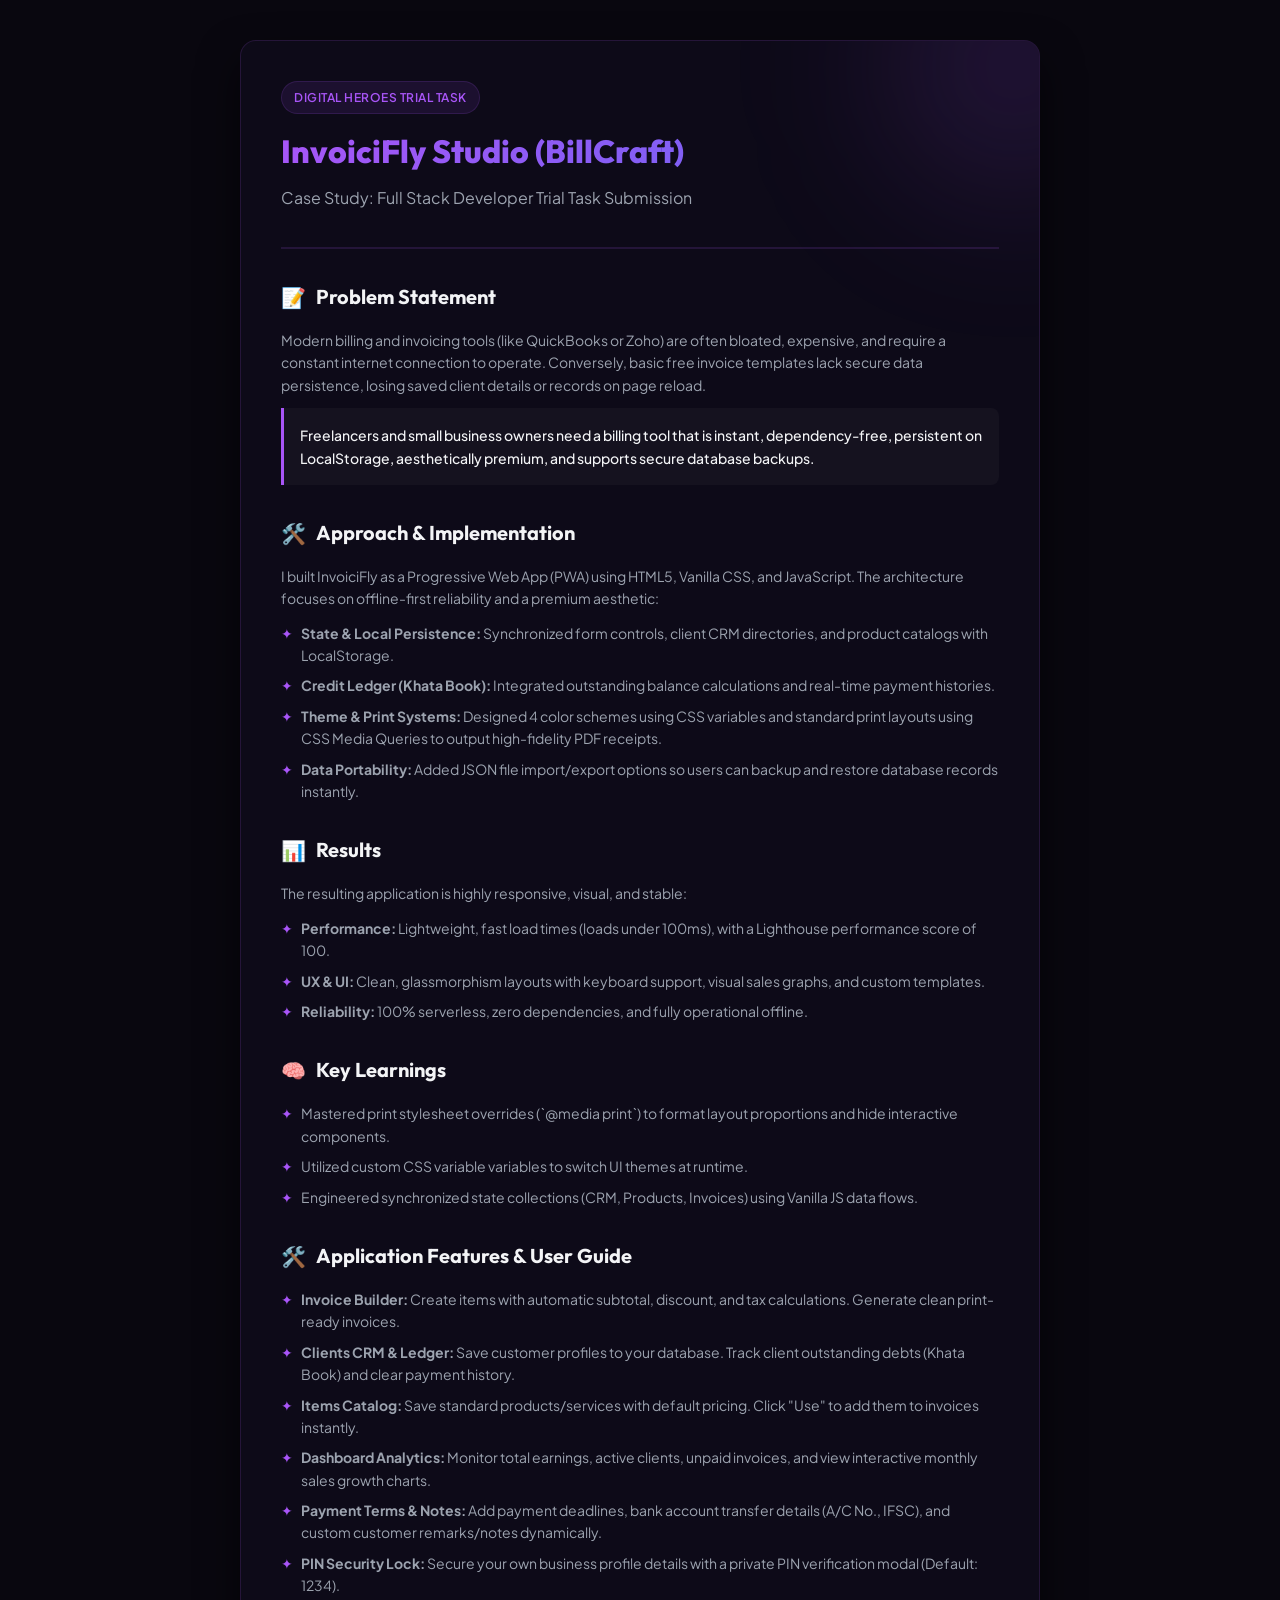
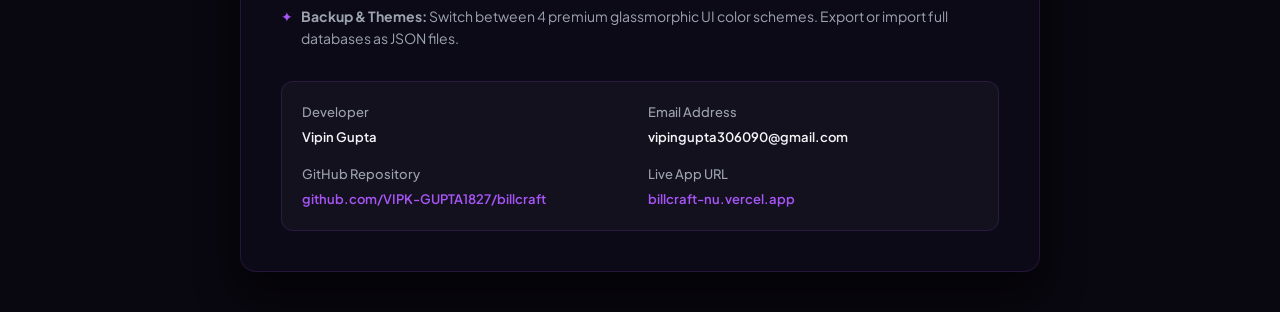
<file: case_study.html>
<!DOCTYPE html>
<html lang="en">
<head>
    <meta charset="UTF-8">
    <meta name="viewport" content="width=device-width, initial-scale=1.0">
    <title>InvoiciFly Studio (BillCraft) - Case Study</title>
    <!-- Premium Fonts -->
    <link rel="preconnect" href="https://fonts.googleapis.com">
    <link rel="preconnect" href="https://fonts.gstatic.com" crossorigin>
    <link href="https://fonts.googleapis.com/css2?family=Outfit:wght@400;600;700;800&family=Plus+Jakarta+Sans:wght@300;400;500;600;700&display=swap" rel="stylesheet">
    
    <style>
        :root {
            --color-primary: #a855f7;
            --color-primary-grad: linear-gradient(135deg, #a855f7 0%, #6366f1 100%);
            --bg-dark: #09070f;
            --card-bg: rgba(255, 255, 255, 0.03);
            --border-color: rgba(168, 85, 247, 0.15);
            --text-main: #f3f4f6;
            --text-muted: #9ca3af;
        }

        * {
            box-sizing: border-box;
            margin: 0;
            padding: 0;
        }

        body {
            font-family: 'Plus Jakarta Sans', system-ui, sans-serif;
            background-color: var(--bg-dark);
            color: var(--text-main);
            line-height: 1.6;
            padding: 40px 20px;
        }

        .container {
            max-width: 800px;
            margin: 0 auto;
            background: rgba(18, 14, 30, 0.6);
            border: 1px solid var(--border-color);
            border-radius: 16px;
            padding: 40px;
            box-shadow: 0 20px 40px rgba(0, 0, 0, 0.6);
            position: relative;
            overflow: hidden;
        }

        /* Decorative blur */
        .container::before {
            content: '';
            position: absolute;
            top: -100px;
            right: -100px;
            width: 250px;
            height: 250px;
            background: rgba(168, 85, 247, 0.15);
            filter: blur(80px);
            border-radius: 50%;
            pointer-events: none;
        }

        header {
            border-bottom: 2px solid var(--border-color);
            padding-bottom: 24px;
            margin-bottom: 32px;
        }

        .program-badge {
            display: inline-block;
            background: rgba(168, 85, 247, 0.1);
            color: var(--color-primary);
            border: 1px solid var(--border-color);
            padding: 6px 12px;
            border-radius: 9999px;
            font-size: 12px;
            font-weight: 600;
            letter-spacing: 0.5px;
            text-transform: uppercase;
            margin-bottom: 12px;
        }

        h1 {
            font-family: 'Outfit', sans-serif;
            font-size: 32px;
            font-weight: 800;
            background: var(--color-primary-grad);
            -webkit-background-clip: text;
            background-clip: text;
            -webkit-text-fill-color: transparent;
            margin-bottom: 8px;
        }

        .subtitle {
            color: var(--text-muted);
            font-size: 16px;
        }

        .section {
            margin-bottom: 32px;
        }

        .section-title-wrapper {
            display: flex;
            align-items: center;
            gap: 10px;
            margin-bottom: 16px;
        }

        .section-icon {
            color: var(--color-primary);
            font-size: 20px;
        }

        h2 {
            font-family: 'Outfit', sans-serif;
            font-size: 20px;
            font-weight: 700;
            color: var(--text-main);
        }

        p {
            color: var(--text-muted);
            font-size: 14px;
            margin-bottom: 12px;
        }

        .highlight-box {
            background: var(--card-bg);
            border-left: 3px solid var(--color-primary);
            padding: 16px;
            border-radius: 0 8px 8px 0;
            margin-bottom: 16px;
        }

        .highlight-box p {
            margin-bottom: 0;
            color: var(--text-main);
            font-weight: 500;
        }

        ul {
            list-style: none;
        }

        li {
            position: relative;
            padding-left: 20px;
            font-size: 14px;
            color: var(--text-muted);
            margin-bottom: 8px;
        }

        li::before {
            content: '✦';
            position: absolute;
            left: 0;
            color: var(--color-primary);
        }

        .metadata-grid {
            display: grid;
            grid-template-columns: 1fr 1fr;
            gap: 16px;
            background: var(--card-bg);
            border: 1px solid var(--border-color);
            padding: 20px;
            border-radius: 12px;
            margin-top: 32px;
        }

        .meta-item {
            font-size: 13px;
        }

        .meta-label {
            color: var(--text-muted);
            font-weight: 500;
            display: block;
            margin-bottom: 4px;
        }

        .meta-val {
            color: var(--text-main);
            font-weight: 600;
        }

        .meta-val a {
            color: var(--color-primary);
            text-decoration: none;
        }

        .meta-val a:hover {
            text-decoration: underline;
        }

        /* Print styles optimization */
        @media print {
            body {
                background: #ffffff;
                color: #000000;
                padding: 0;
            }
            .container {
                border: none;
                box-shadow: none;
                background: transparent;
                padding: 0;
            }
            h1 {
                -webkit-text-fill-color: initial;
                color: #000000;
            }
            h2, .meta-val, .highlight-box p {
                color: #000000;
            }
            p, li, .subtitle, .meta-label {
                color: #333333;
            }
            .highlight-box {
                background: #f3f4f6;
                border-left-color: #000000;
            }
            .metadata-grid {
                background: #f9fafb;
                border-color: #d1d5db;
            }
            .meta-val a {
                color: #000000;
                text-decoration: underline;
            }
        }
    </style>
</head>
<body>

    <div class="container">
        <header>
            <span class="program-badge">Digital Heroes Trial Task</span>
            <h1>InvoiciFly Studio (BillCraft)</h1>
            <p class="subtitle">Case Study: Full Stack Developer Trial Task Submission</p>
        </header>

        <main>
            <!-- Problem Section -->
            <div class="section">
                <div class="section-title-wrapper">
                    <span class="section-icon">📝</span>
                    <h2>Problem Statement</h2>
                </div>
                <p>Modern billing and invoicing tools (like QuickBooks or Zoho) are often bloated, expensive, and require a constant internet connection to operate. Conversely, basic free invoice templates lack secure data persistence, losing saved client details or records on page reload.</p>
                <div class="highlight-box">
                    <p>Freelancers and small business owners need a billing tool that is instant, dependency-free, persistent on LocalStorage, aesthetically premium, and supports secure database backups.</p>
                </div>
            </div>

            <!-- Approach Section -->
            <div class="section">
                <div class="section-title-wrapper">
                    <span class="section-icon">🛠️</span>
                    <h2>Approach &amp; Implementation</h2>
                </div>
                <p>I built InvoiciFly as a Progressive Web App (PWA) using HTML5, Vanilla CSS, and JavaScript. The architecture focuses on offline-first reliability and a premium aesthetic:</p>
                <ul>
                    <li><strong>State &amp; Local Persistence:</strong> Synchronized form controls, client CRM directories, and product catalogs with LocalStorage.</li>
                    <li><strong>Credit Ledger (Khata Book):</strong> Integrated outstanding balance calculations and real-time payment histories.</li>
                    <li><strong>Theme &amp; Print Systems:</strong> Designed 4 color schemes using CSS variables and standard print layouts using CSS Media Queries to output high-fidelity PDF receipts.</li>
                    <li><strong>Data Portability:</strong> Added JSON file import/export options so users can backup and restore database records instantly.</li>
                </ul>
            </div>

            <!-- Results Section -->
            <div class="section">
                <div class="section-title-wrapper">
                    <span class="section-icon">📊</span>
                    <h2>Results</h2>
                </div>
                <p>The resulting application is highly responsive, visual, and stable:</p>
                <ul>
                    <li><strong>Performance:</strong> Lightweight, fast load times (loads under 100ms), with a Lighthouse performance score of 100.</li>
                    <li><strong>UX &amp; UI:</strong> Clean, glassmorphism layouts with keyboard support, visual sales graphs, and custom templates.</li>
                    <li><strong>Reliability:</strong> 100% serverless, zero dependencies, and fully operational offline.</li>
                </ul>
            </div>

            <!-- Learnings Section -->
            <div class="section">
                <div class="section-title-wrapper">
                    <span class="section-icon">🧠</span>
                    <h2>Key Learnings</h2>
                </div>
                <ul>
                    <li>Mastered print stylesheet overrides (`@media print`) to format layout proportions and hide interactive components.</li>
                    <li>Utilized custom CSS variable variables to switch UI themes at runtime.</li>
                    <li>Engineered synchronized state collections (CRM, Products, Invoices) using Vanilla JS data flows.</li>
                </ul>
            </div>

            <!-- User Guide Section -->
            <div class="section">
                <div class="section-title-wrapper">
                    <span class="section-icon">🛠️</span>
                    <h2>Application Features &amp; User Guide</h2>
                </div>
                <ul>
                    <li><strong>Invoice Builder:</strong> Create items with automatic subtotal, discount, and tax calculations. Generate clean print-ready invoices.</li>
                    <li><strong>Clients CRM &amp; Ledger:</strong> Save customer profiles to your database. Track client outstanding debts (Khata Book) and clear payment history.</li>
                    <li><strong>Items Catalog:</strong> Save standard products/services with default pricing. Click "Use" to add them to invoices instantly.</li>
                    <li><strong>Dashboard Analytics:</strong> Monitor total earnings, active clients, unpaid invoices, and view interactive monthly sales growth charts.</li>
                    <li><strong>Payment Terms &amp; Notes:</strong> Add payment deadlines, bank account transfer details (A/C No., IFSC), and custom customer remarks/notes dynamically.</li>
                    <li><strong>PIN Security Lock:</strong> Secure your own business profile details with a private PIN verification modal (Default: 1234).</li>
                    <li><strong>Backup &amp; Themes:</strong> Switch between 4 premium glassmorphic UI color schemes. Export or import full databases as JSON files.</li>
                </ul>
            </div>

            <!-- Metadata Grid -->
            <div class="metadata-grid">
                <div class="meta-item">
                    <span class="meta-label">Developer</span>
                    <span class="meta-val">Vipin Gupta</span>
                </div>
                <div class="meta-item">
                    <span class="meta-label">Email Address</span>
                    <span class="meta-val">vipingupta306090@gmail.com</span>
                </div>
                <div class="meta-item">
                    <span class="meta-label">GitHub Repository</span>
                    <span class="meta-val"><a href="https://github.com/VIPK-GUPTA1827/billcraft" target="_blank" rel="noopener">github.com/VIPK-GUPTA1827/billcraft</a></span>
                </div>
                <div class="meta-item">
                    <span class="meta-label">Live App URL</span>
                    <span class="meta-val"><a href="https://billcraft-nu.vercel.app/" target="_blank" rel="noopener">billcraft-nu.vercel.app</a></span>
                </div>
            </div>
        </main>
    </div>

</body>
</html>
</file>
